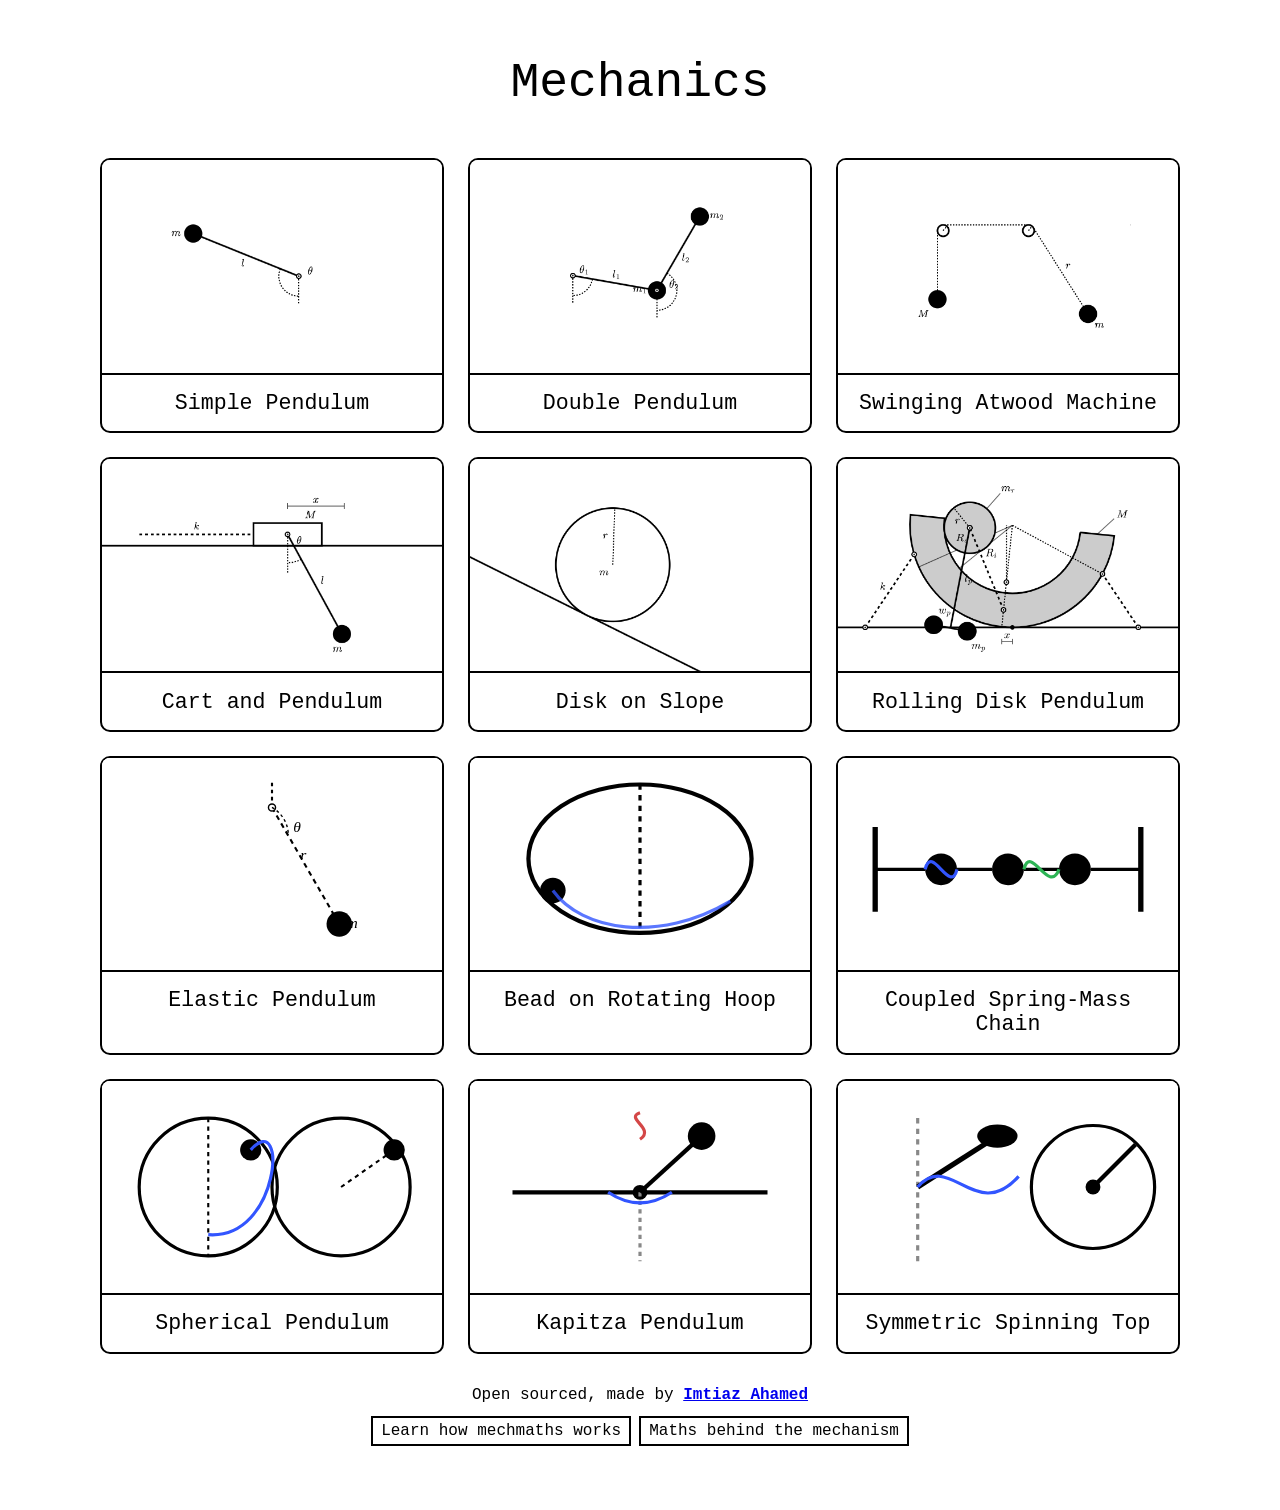
<file: index.html>
<!DOCTYPE html>
<html lang="en">

<head>
    <meta charset="UTF-8">
    <meta name="viewport" content="width=device-width, initial-scale=1.0">
    <title>Mechanics</title>
    <link rel="stylesheet" href="style.css?v=mobile">
    <link rel="stylesheet" href="homepage.css" type="text/css">
    <link rel="icon" type="image/svg+xml" href="simulation.svg" />
</head>

<body class="home-body">
    <div class="options-header">Mechanics</div>

    <div class="grid-container">
        <a class="options-card" href="pend/">
            <div class="card-thumb">
                <img src="home/photo1.png" alt="Single Pendulum">
            </div>
            <div class="card-footer">
                <span>Simple Pendulum</span>
            </div>
        </a>

        <a class="options-card" href="dpend/">
            <div class="card-thumb">
                <img src="home/photo2.png" alt="Double Pendulum">
            </div>
            <div class="card-footer">
                <span>Double Pendulum</span>
            </div>
        </a>

        <a class="options-card" href="atwood/">
            <div class="card-thumb">
                <img src="home/photo3.png" alt="Swinging Atwood Machine">
            </div>
            <div class="card-footer">
                <span>Swinging Atwood Machine</span>
            </div>
        </a>

        <a class="options-card" href="cart/">
            <div class="card-thumb">
                <img src="home/photo4.png" alt="Cart and Pendulum">
            </div>
            <div class="card-footer">
                <span>Cart and Pendulum</span>
            </div>
        </a>

        <a class="options-card" href="slope/">
            <div class="card-thumb">
                <img src="home/photo5.png" alt="Disk on Slope">
            </div>
            <div class="card-footer">
                <span>Disk on Slope</span>
            </div>
        </a>

        <a class="options-card" href="disk/">
            <div class="card-thumb">
                <img src="home/photo6.png" alt="Rolling Disk Pendulum">
            </div>
            <div class="card-footer">
                <span>Rolling Disk Pendulum</span>
            </div>
        </a>

        <a class="options-card" href="elastic/">
            <div class="card-thumb">
                <img src="home/elastic-pendulum.svg" alt="Elastic Pendulum">
            </div>
            <div class="card-footer">
                <span>Elastic Pendulum</span>
            </div>
        </a>

        <a class="options-card" href="bead/">
            <div class="card-thumb">
                <img src="home/bead-pendulum.svg" alt="Bead on a Rotating Hoop">
            </div>
            <div class="card-footer">
                <span>Bead on Rotating Hoop</span>
            </div>
        </a>

        <a class="options-card" href="chain/">
            <div class="card-thumb">
                <img src="home/spring-chain.svg" alt="Coupled Spring-Mass Chain">
            </div>
            <div class="card-footer">
                <span>Coupled Spring-Mass Chain</span>
            </div>
        </a>

        <a class="options-card" href="spherical/">
            <div class="card-thumb">
                <img src="home/spherical-pendulum.svg" alt="Spherical Pendulum">
            </div>
            <div class="card-footer">
                <span>Spherical Pendulum</span>
            </div>
        </a>

        <a class="options-card" href="kapitza/">
            <div class="card-thumb">
                <img src="home/kapitza-pendulum.svg" alt="Kapitza Pendulum">
            </div>
            <div class="card-footer">
                <span>Kapitza Pendulum</span>
            </div>
        </a>

        <a class="options-card" href="top/">
            <div class="card-thumb">
                <img src="home/spinning-top.svg" alt="Symmetric Spinning Top">
            </div>
            <div class="card-footer">
                <span>Symmetric Spinning Top</span>
            </div>
        </a>
    </div>

    <div class="site-attribution">
        Open sourced, made by <a href="https://github.com/imtua"><b>Imtiaz Ahamed</b></a>
    </div>
    <div class="learning-links">
        <a class="mechmath-link" href="https://mechanics.help/mechmaths">
            Learn how mechmaths works
        </a>
        <a class="maths-link" href="maths/">Maths behind the mechanism</a>
    </div>
</body>

</html>
</file>
<file: style.css>
body {
    margin: 0;
    background-color: #ffffff;
    color: #000000;
    font-family: ui-monospace, "SF Mono", "Liberation Mono", Menlo, Consolas, monospace;
}

body:not(.home-body) {
    overflow: hidden;
}

body.maths-body {
    overflow: auto;
}

#energy-label {
    position: absolute;
    top: 0.5em;
    left: 1em;
}

#metrics-label {
    position: absolute;
    top: 50%;
    right: 1em;
    transform: translateY(-50%);
    line-height: 1.5;
    text-align: right;
}

#conserved-label {
    position: absolute;
    top: 0;
    right: 1em;
    text-align: right;
}

#parameter-summary {
    position: absolute;
    top: 0;
    right: 1em;
    line-height: 1.5;
    text-align: right;
}

#modal-toggle {
    position: absolute;
    top: 2em;
    left: 0.5em;
}

#description-toggle {
    position: absolute;
    top: 4em;
    left: 0.5em;
}

#home-link {
    position: absolute;
    top: 6em;
    left: 0.5em;
    padding: 0.15em 0.4em;
    border: 2px solid black;
    color: inherit;
    background-color: white;
    text-decoration: none;
}

#parameters-toggle {
    position: absolute;
    top: 0;
    right: 1em;
}

#parameters-panel {
    position: absolute;
    display: none;
    top: 0;
    right: 1em;
    max-width: min(28em, calc(100vw - 1em));
    padding: 0.75em;
    border: 2px solid black;
    background-color: white;
    z-index: 1;
}

#parameters-panel.shown {
    display: block;
}

#parameters-panel.available {
    display: none;
}

#parameters-panel.available.shown {
    display: block;
}

.parameter-row {
    display: grid;
    grid-template-columns: 8em 8em 6em;
    gap: 0.5em;
    align-items: center;
    margin-top: 0.5em;
}

.parameter-row input[type="number"] {
    width: 5em;
}

#energy-bar {
    position: absolute;
    top: 20%;
    bottom: 3%;
    left: 1.5em;
    width: 1.5em;
    border: 2px solid black;
    background-color: #AAA;
}

#kinetic-bar {
    position: absolute;
    bottom: 0;
    width: 100%;
    background-color: #EEE;
}

#energy-bar-label {
    position: absolute;
    top: calc(20% - 1.75em);
    left: 0.75em;
}

.color-label {
    display: inline-block;
    width: 0.75em;
    height: 0.75em;
    border: 2px solid black;
    vertical-align: -0.1em;
}

#equation-label {
    position: absolute;
    top: 0;
    right: 1em;
}

#symbol-container svg {
    position: absolute;
    top: 0;
    left: 0;
    visibility: hidden;
}

#simulation-label {
    position: absolute;
    bottom: 2.5em;
    right: 1em;
    font-size: 2em;
}

#attribution-label {
    position: absolute;
    right: 1em;
    bottom: 0.5em;
}

#mechmath-link {
    position: absolute;
    bottom: 0.5em;
    left: 50%;
    transform: translateX(-50%);
    padding: 0.25em 0.5em;
    border: 2px solid black;
    color: inherit;
    background-color: white;
    text-decoration: none;
}

#playback-container {
    position: absolute;
    right: 1em;
    bottom: 3.5em;
    display: flex;
    gap: 0.5em;
}

.playback-button {
    width: 1.5em;
    height: 1.5em;
    cursor: pointer;
}

#system-modal {
    position: absolute;
    display: none;
    align-items: center;
    top: 0;
    left: 0;
    width: 100%;
    height: 100%;
    z-index: 1;
    transition-property: display;
    transition-duration: 0.5s;
    transition-behavior: allow-discrete;
}

#system-modal.shown {
    display: flex;
}

#system-modal-content {
    margin: 0 auto;
    overflow: auto;
    background-color: #fefefe;
    border: 2px solid black;
    border-radius: 10px;
    padding: 0.5em 1em;
    font-size: 1.25em;
    max-height: 80vh;
}

#description-modal {
    position: absolute;
    display: none;
    align-items: center;
    top: 0;
    left: 0;
    width: 100%;
    height: 100%;
    z-index: 1;
    transition-property: display;
    transition-duration: 0.5s;
    transition-behavior: allow-discrete;
}

#description-modal.shown {
    display: flex;
}

#description-modal-content {
    margin: 0 auto;
    overflow: auto;
    background-color: #fefefe;
    border: 2px solid black;
    border-radius: 10px;
    padding: 0.5em 1em;
    font-size: 1.25em;
    max-width: 80vw;
    max-height: 80vh;
}

#description-file {
    white-space: pre-wrap;
}

@media (max-width: 600px) {
    body:not(.home-body) {
        overflow: hidden;
    }

    #energy-label {
        top: 0.35em;
        left: 0.5em;
        max-width: 48%;
        font-size: 0.75em;
        white-space: nowrap;
    }

    #equation-label {
        top: 0.25em;
        right: 0.5em;
        max-width: 48%;
        font-size: 0.7em;
        text-align: right;
    }

    #modal-toggle,
    #description-toggle {
        left: 0.5em;
        font-size: 0.75em;
    }

    #modal-toggle {
        top: 3em;
    }

    #description-toggle {
        top: 5.25em;
    }

    #home-link {
        top: 7.5em;
        left: 0.5em;
        font-size: 0.75em;
    }

    #metrics-label {
        top: 7em;
        right: 0.5em;
        transform: none;
        font-size: 0.8em;
    }

    #parameters-toggle {
        top: 14em;
        right: 0.5em;
        font-size: 0.75em;
    }

    #parameters-panel {
        top: 16em;
        right: 0.5em;
        max-width: calc(100vw - 1em);
        max-height: calc(100vh - 18em);
        overflow: auto;
        padding: 0.5em;
        font-size: 0.8em;
    }

    .parameter-row {
        grid-template-columns: 7em minmax(7em, 1fr) 4.5em;
        gap: 0.25em;
    }

    .parameter-row input[type="number"] {
        width: 4em;
    }

    #energy-bar-label {
        top: 20%;
        left: 0.5em;
        transform: translateY(-1.75em);
        font-size: 0.75em;
    }

    #energy-bar {
        top: 23%;
        bottom: 5em;
        left: 0.5em;
        width: 1em;
    }

    #simulation-label {
        right: 0.5em;
        bottom: 3.75em;
        font-size: 1.25em;
    }

    #attribution-label {
        right: 0.5em;
        bottom: 0.5em;
        font-size: 0.65em;
    }

    #mechmath-link {
        bottom: 0.5em;
        font-size: 0.7em;
    }

    #playback-container {
        right: 0.5em;
        bottom: 2.25em;
    }
}
</file>
<file: homepage.css>
.home-body {
    background-color: #ffffff;
    color: #000000;
    min-height: 100vh;
    display: flex;
    flex-direction: column;
    align-items: center;
    box-sizing: border-box;
    padding: 2rem 1rem 4rem;
}

.site-attribution {
    margin-top: 2rem;
    text-align: center;
}

.mechmath-link {
    position: static;
    transform: none;
    padding: 0.25em 0.5em;
    border: 2px solid black;
    color: inherit;
    background-color: white;
    text-decoration: none;
}

.learning-links {
    margin-top: 0.75rem;
    display: flex;
    gap: 0.5em;
    justify-content: center;
    white-space: nowrap;
}

.maths-link {
    padding: 0.25em 0.5em;
    border: 2px solid black;
    color: inherit;
    background-color: white;
    text-decoration: none;
}

.options-header {
    text-align: center;
    font-size: 3em;
    margin: 0.5em 0 1em;
}

/* 3x2 Grid */
.grid-container {
    display: grid;
    grid-template-columns: repeat(3, 1fr);
    gap: 1.5rem;
    max-width: 1080px;
    width: 100%;
    box-sizing: border-box;
}

/* Card Container */
.options-card {
    display: flex;
    flex-direction: column;
    color: black;
    text-decoration: none;
    border: 2px solid black;
    border-radius: 10px;
    background-color: white;
    overflow: hidden;
    transition: background-color 0.25s ease-out;
}

/* Full card turns #CCC on hover */
.options-card:hover {
    background-color: #CCC;
}

/* Image Slot */
.card-thumb {
    width: 100%;
    aspect-ratio: 16 / 10;
    border-bottom: 2px solid black;
    background-color: #ffffff;
    overflow: hidden;
}

.card-thumb img {
    width: 100%;
    height: 100%;
    object-fit: cover;
    display: block;
}

/* Bottom Label with original underline animation */
.card-footer {
    text-align: center;
    font-size: 1.35em;
    padding: 0.75em 0.5em;
}

.card-footer span {
    display: inline-block;
    position: relative;
}

.card-footer span::after {
    content: "";
    position: absolute;
    width: 100%;
    transform: scaleX(0);
    height: 2px;
    bottom: -1px;
    left: 0;
    background-color: black;
    transform-origin: bottom right;
    transition: transform 0.25s ease-out;
}

.options-card:hover .card-footer span::after {
    transform: scaleX(1);
    transform-origin: bottom left;
}

/* Responsive Breakpoints */
@media (max-width: 900px) {
    .grid-container {
        grid-template-columns: repeat(2, 1fr);
    }
}

@media (max-width: 600px) {
    .grid-container {
        grid-template-columns: 1fr;
    }

    .learning-links {
        max-width: calc(100vw - 1em);
        flex-wrap: wrap;
        justify-content: center;
        white-space: normal;
        font-size: 0.75em;
    }
}
</file>
